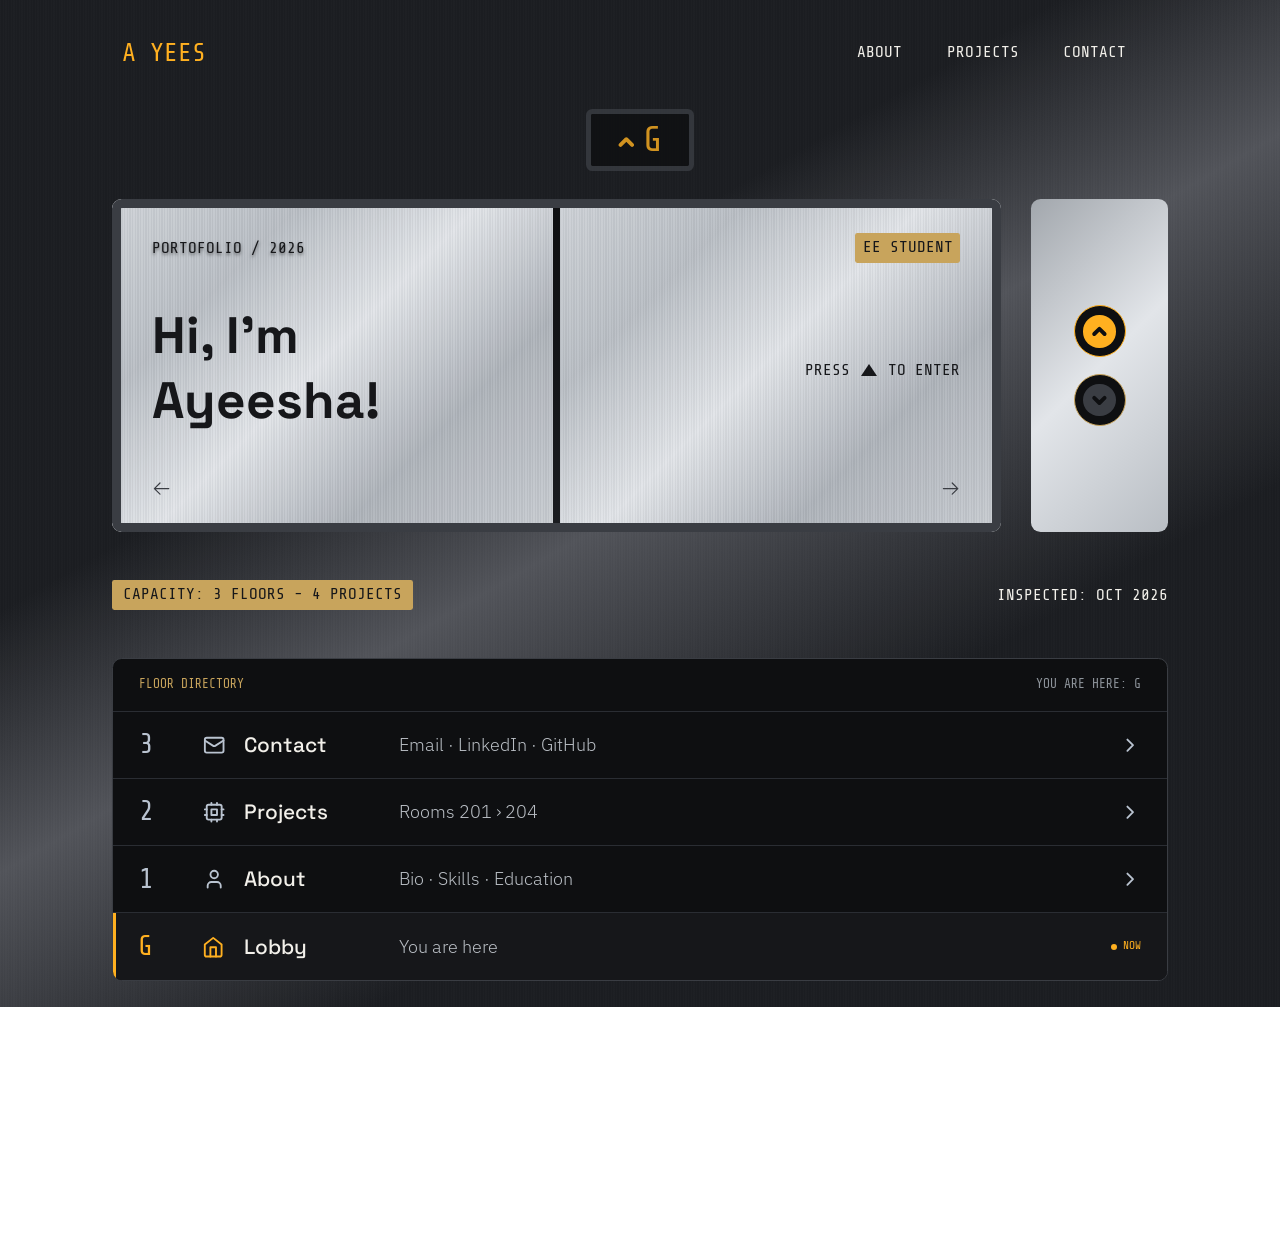
<file: index.html>
<!doctype html>
<html lang="en">
<head>
  <meta charset="utf-8">
  <meta name="viewport" content="width=device-width, initial-scale=1">
  <title>Ayeesha — Lobby</title>
  <meta name="description" content="Portfolio of Ayeesha, Electrical Engineering student. Take the lift to explore About, Projects and Contact.">
  <meta name="theme-color" content="#1b1d21">
  <link rel="icon" href="favicon.svg" type="image/svg+xml">
  <script>try{if(sessionStorage.getItem("lift-arriving"))document.documentElement.classList.add("arriving")}catch(e){}</script>
  <link rel="preconnect" href="https://fonts.googleapis.com">
  <link rel="preconnect" href="https://fonts.gstatic.com" crossorigin>
  <link href="https://fonts.googleapis.com/css2?family=IBM+Plex+Sans:wght@300;400&family=Share+Tech+Mono&family=Space+Grotesk:wght@500;700&display=swap" rel="stylesheet">
  <link rel="stylesheet" href="css/styles.css">
</head>
<body class="page pageHome" data-floor="G">
  <svg width="0" height="0" style="position:absolute" aria-hidden="true" focusable="false">
  <symbol id="iArrowLeft" viewBox="0 0 24 24"><path d="M21 12H3M10 5l-7 7 7 7"/></symbol>
  <symbol id="iArrowRight" viewBox="0 0 24 24"><path d="M3 12h18M14 5l7 7-7 7"/></symbol>
  <symbol id="iChevronUp" viewBox="0 0 24 24"><path d="m6 15 6-6 6 6"/></symbol>
  <symbol id="iChevronDown" viewBox="0 0 24 24"><path d="m6 9 6 6 6-6"/></symbol>
  <symbol id="iChevronRight" viewBox="0 0 24 24"><path d="m9 18 6-6-6-6"/></symbol>
  <symbol id="iMail" viewBox="0 0 24 24"><rect x="2" y="4" width="20" height="16" rx="2"/><path d="m22 7-8.97 5.7a1.94 1.94 0 0 1-2.06 0L2 7"/></symbol>
  <symbol id="iChip" viewBox="0 0 24 24"><rect x="4" y="4" width="16" height="16" rx="2"/><rect x="9" y="9" width="6" height="6"/><path d="M15 2v2M15 20v2M2 15h2M2 9h2M20 15h2M20 9h2M9 2v2M9 20v2"/></symbol>
  <symbol id="iUser" viewBox="0 0 24 24"><path d="M19 21v-2a4 4 0 0 0-4-4H9a4 4 0 0 0-4 4v2"/><circle cx="12" cy="7" r="4"/></symbol>
  <symbol id="iHome" viewBox="0 0 24 24"><path d="m3 9 9-7 9 7v11a2 2 0 0 1-2 2H5a2 2 0 0 1-2-2z"/><path d="M9 22V12h6v10"/></symbol>
  </svg>
  <div class="transition" aria-hidden="true">
    <span class="transitionDoor transitionDoorL"></span>
    <span class="transitionDoor transitionDoorR"></span>
  </div>

  <header class="siteHeader">
    <nav class="nav" aria-label="Primary">
      <a class="navLogo" href="index.html" data-lift aria-current="page">A YEES</a>
      <ul class="navMenu">
        <li><a href="about.html" data-lift>About</a></li>
        <li><a href="projects.html" data-lift>Projects</a></li>
        <li><a href="contact.html" data-lift>Contact</a></li>
      </ul>
    </nav>
  </header>

  <main class="stage">
    <div class="indicator" role="img" aria-label="Current floor: Ground">
      <div class="indicatorScreen">
        <svg class="icon indicatorArrow" viewBox="0 0 26 18" aria-hidden="true"><path d="m4 14 9-9 9 9"/></svg>
        <span class="indicatorFloor">G</span>
      </div>
    </div>

    <section class="lift" aria-label="Lift">
      <div class="doors" id="doors" title="Click to open or close the doors">
        <div class="door doorL">
          <p class="doorLabel">Portofolio / 2026</p>
          <h1 class="doorTitle">Hi, I’m Ayeesha!</h1>
          <svg class="icon doorArrow" width="24" height="24" aria-hidden="true" ><use href="#iArrowLeft"/></svg>
        </div>
        <div class="door doorR">
          <span class="tag doorTag">EE Student</span>
          <p class="doorPress">Press
            <svg viewBox="0 0 20 15" aria-label="up" role="img"><path d="M10 0 20 15H0Z"/></svg>
            to enter</p>
          <svg class="icon doorArrow" width="24" height="24" aria-hidden="true" ><use href="#iArrowRight"/></svg>
        </div>
        <div class="doorsFrame"></div>
      </div>
      
      <div class="panelButtons" role="group" aria-label="Lift buttons">
        <button class="liftBtn liftBtnUp" id="btnUp" data-target="about.html" aria-label="Go up to floor 1, About">
          <svg class="icon" width="26" height="26" aria-hidden="true" ><use href="#iChevronUp"/></svg>
        </button>
        <button class="liftBtn liftBtnDown" disabled aria-label="Go down (you are on the ground floor)">
          <svg class="icon" width="26" height="26" aria-hidden="true" ><use href="#iChevronDown"/></svg>
        </button>
      </div>
    </section>
    
    <div class="statusbar" style="margin-top:50px">
      <span class="tag">CAPACITY: 3 FLOORS - 4 PROJECTS</span>
      <span>INSPECTED: OCT 2026</span>
    </div>

    <nav class="directory" aria-label="Floor directory">
      <div class="directoryHead"><span>Floor directory</span><span>You are here: G</span></div>
      <a class="directoryRow" href="contact.html" data-lift aria-label="Floor 3: Contact">
        <span class="directoryNum">3</span>
        <svg class="icon" width="28" height="28" aria-hidden="true" ><use href="#iMail"/></svg>
        <span class="directoryName">Contact</span>
        <span class="directoryDesc">Email · LinkedIn · GitHub</span>
        <svg class="icon directoryChev" width="22" height="22" aria-hidden="true" ><use href="#iChevronRight"/></svg>
      </a>
      <a class="directoryRow" href="projects.html" data-lift aria-label="Floor 2: Projects">
        <span class="directoryNum">2</span>
        <svg class="icon" width="28" height="28" aria-hidden="true" ><use href="#iChip"/></svg>
        <span class="directoryName">Projects</span>
        <span class="directoryDesc">Rooms 201 › 204</span>
        <svg class="icon directoryChev" width="22" height="22" aria-hidden="true" ><use href="#iChevronRight"/></svg>
      </a>
      <a class="directoryRow" href="about.html" data-lift aria-label="Floor 1: About">
        <span class="directoryNum">1</span>
        <svg class="icon" width="28" height="28" aria-hidden="true" ><use href="#iUser"/></svg>
        <span class="directoryName">About</span>
        <span class="directoryDesc">Bio · Skills · Education</span>
        <svg class="icon directoryChev" width="22" height="22" aria-hidden="true" ><use href="#iChevronRight"/></svg>
      </a>
      <div class="directoryRow isHere" aria-current="location">
        <span class="directoryNum">G</span>
        <svg class="icon" width="28" height="28" aria-hidden="true" ><use href="#iHome"/></svg>
        <span class="directoryName">Lobby</span>
        <span class="directoryDesc">You are here</span>
        <span class="directoryNow">Now</span>
      </div>
    </nav>
  </main>

  <script src="js/main.js" defer></script>
</body>
</html>
</file>
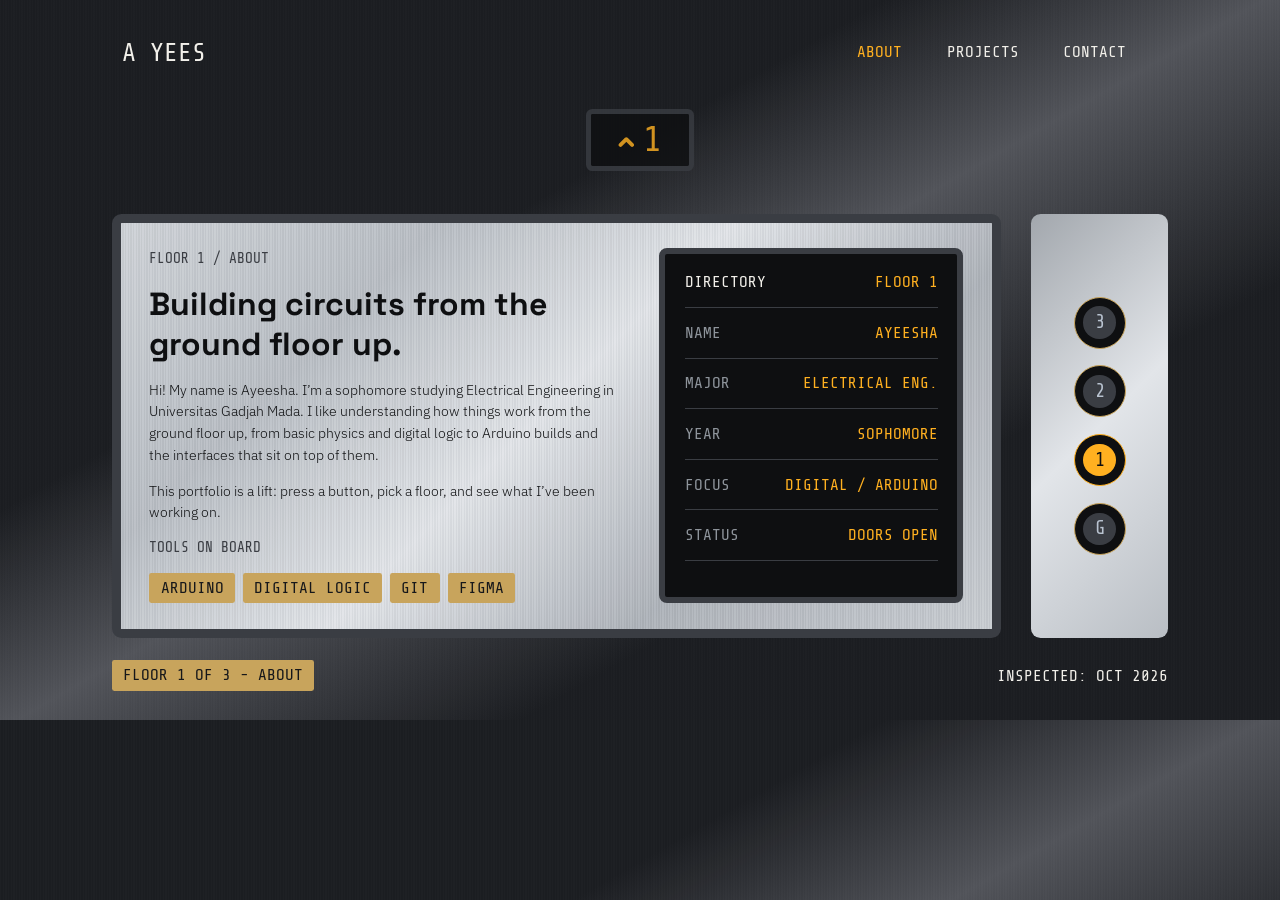
<file: about.html>
<!doctype html>
<html lang="en">
<head>
  <meta charset="utf-8">
  <meta name="viewport" content="width=device-width, initial-scale=1">
  <title>About — Ayeesha</title>
  <meta name="description" content="About Ayeesha, an Electrical Engineering student.">
  <meta name="theme-color" content="#1b1d21">
  <link rel="icon" href="favicon.svg" type="image/svg+xml">
  <script>try{if(sessionStorage.getItem("lift-arriving"))document.documentElement.classList.add("arriving")}catch(e){}</script>
  <link rel="preconnect" href="https://fonts.googleapis.com">
  <link rel="preconnect" href="https://fonts.gstatic.com" crossorigin>
  <link href="https://fonts.googleapis.com/css2?family=IBM+Plex+Sans:wght@300;400&family=Share+Tech+Mono&family=Space+Grotesk:wght@500;700&display=swap" rel="stylesheet">
  <link rel="stylesheet" href="css/styles.css">
</head>
<body class="page pageAbout" data-floor="1">
  <svg width="0" height="0" style="position:absolute" aria-hidden="true" focusable="false">
  <symbol id="iArrowLeft" viewBox="0 0 24 24"><path d="M21 12H3M10 5l-7 7 7 7"/></symbol>
  <symbol id="iArrowRight" viewBox="0 0 24 24"><path d="M3 12h18M14 5l7 7-7 7"/></symbol>
  <symbol id="iChevronUp" viewBox="0 0 24 24"><path d="m6 15 6-6 6 6"/></symbol>
  <symbol id="iChevronDown" viewBox="0 0 24 24"><path d="m6 9 6 6 6-6"/></symbol>
  <symbol id="iChevronRight" viewBox="0 0 24 24"><path d="m9 18 6-6-6-6"/></symbol>
  <symbol id="iMail" viewBox="0 0 24 24"><rect x="2" y="4" width="20" height="16" rx="2"/><path d="m22 7-8.97 5.7a1.94 1.94 0 0 1-2.06 0L2 7"/></symbol>
  <symbol id="iChip" viewBox="0 0 24 24"><rect x="4" y="4" width="16" height="16" rx="2"/><rect x="9" y="9" width="6" height="6"/><path d="M15 2v2M15 20v2M2 15h2M2 9h2M20 15h2M20 9h2M9 2v2M9 20v2"/></symbol>
  <symbol id="iUser" viewBox="0 0 24 24"><path d="M19 21v-2a4 4 0 0 0-4-4H9a4 4 0 0 0-4 4v2"/><circle cx="12" cy="7" r="4"/></symbol>
  <symbol id="iHome" viewBox="0 0 24 24"><path d="m3 9 9-7 9 7v11a2 2 0 0 1-2 2H5a2 2 0 0 1-2-2z"/><path d="M9 22V12h6v10"/></symbol>
</svg>
  <div class="transition" aria-hidden="true">
    <span class="transitionDoor transitionDoorL"></span>
    <span class="transitionDoor transitionDoorR"></span>
  </div>

  <header class="siteHeader">
    <nav class="nav" aria-label="Primary">
      <a class="navLogo" href="index.html" data-lift>A YEES</a>
      <ul class="navMenu">
        <li><a href="about.html" data-lift aria-current="page">About</a></li>
        <li><a href="projects.html" data-lift>Projects</a></li>
        <li><a href="contact.html" data-lift>Contact</a></li>
      </ul>
    </nav>
  </header>

  <main class="stage">
    <div class="indicator" role="img" aria-label="Current floor: 1, About">
      <div class="indicatorScreen">
        <svg class="icon indicatorArrow" viewBox="0 0 26 18" aria-hidden="true"><path d="m4 14 9-9 9 9"/></svg>
        <span class="indicatorFloor">1</span>
      </div>
    </div>

    <div class="lift">
      <section class="plate" aria-labelledby="aboutTitle">
        <div class="plateMain">
          <p class="label">Floor 1 / About</p>
          <h1 id="aboutTitle">Building circuits from the ground floor up.</h1>
          <p>Hi! My name is Ayeesha. I’m a sophomore studying Electrical Engineering in Universitas Gadjah Mada. I like understanding how things work from the ground floor up, from basic physics and digital logic to Arduino builds and the interfaces that sit on top of them.</p>
          <p>This portfolio is a lift: press a button, pick a floor, and see what I’ve been working on.</p>
          <p class="label">Tools on board</p>
          <ul class="chips">
            <li class="tag">Arduino</li>
            <li class="tag">Digital Logic</li>
            <li class="tag">Git</li>
            <li class="tag">Figma</li>
          </ul>
        </div>

        <aside class="plateAside" aria-label="Directory">
          <div class="asideHead"><span>Directory</span><span>Floor 1</span></div>
          <dl class="aside">
            <div class="asideRow"><dt>Name</dt><dd>Ayeesha</dd></div>
            <div class="asideRow"><dt>Major</dt><dd>Electrical Eng.</dd></div>
            <div class="asideRow"><dt>Year</dt><dd>Sophomore</dd></div>
            <div class="asideRow"><dt>Focus</dt><dd>Digital / Arduino</dd></div>
            <div class="asideRow"><dt>Status</dt><dd>Doors open</dd></div>
          </dl>
        </aside>
      </section>

      <nav class="panelButtons" aria-label="Lift floor buttons">
        <a class="floorBtn" href="contact.html"  data-lift aria-label="Floor 3, Contact">3</a>
        <a class="floorBtn" href="projects.html" data-lift aria-label="Floor 2, Projects">2</a>
        <a class="floorBtn" href="about.html"    data-lift aria-label="Floor 1, About" aria-current="page">1</a>
        <a class="floorBtn" href="index.html"    data-lift aria-label="Floor G, Lobby">G</a>
      </nav>
    </div>
    
    <div class="statusbar">
      <span class="tag">FLOOR 1 OF 3 - ABOUT</span>
      <span>INSPECTED: OCT 2026</span>
    </div>
  </main>

  <script src="js/main.js" defer></script>
</body>
</html>
</file>
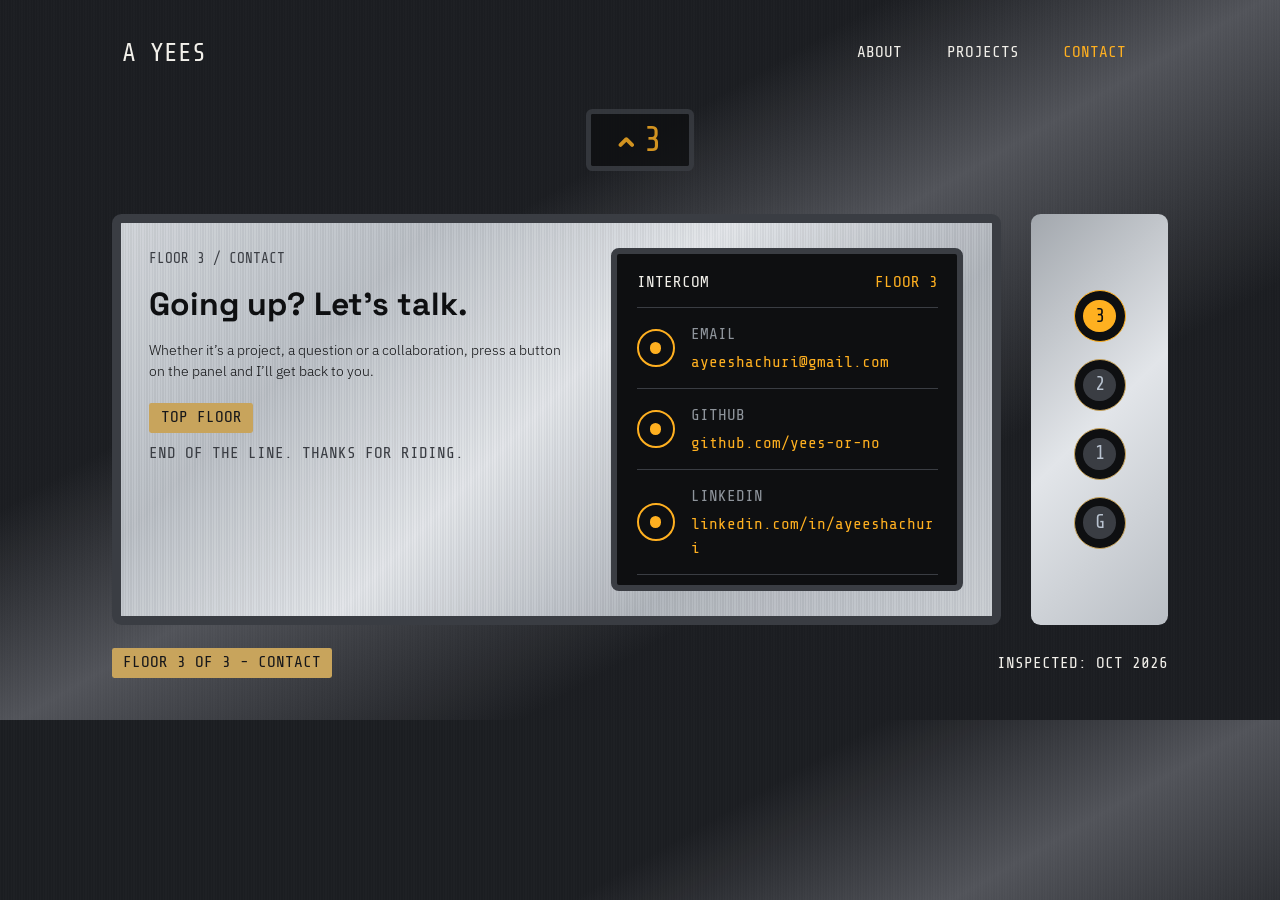
<file: contact.html>
<!doctype html>
<html lang="en">
<head>
  <meta charset="utf-8">
  <meta name="viewport" content="width=device-width, initial-scale=1">
  <title>Contact — Ayeesha</title>
  <meta name="description" content="Get in touch with Ayeesha.">
  <meta name="theme-color" content="#1b1d21">
  <link rel="icon" href="favicon.svg" type="image/svg+xml">
  <script>try{if(sessionStorage.getItem("lift-arriving"))document.documentElement.classList.add("arriving")}catch(e){}</script>
  <link rel="preconnect" href="https://fonts.googleapis.com">
  <link rel="preconnect" href="https://fonts.gstatic.com" crossorigin>
  <link href="https://fonts.googleapis.com/css2?family=IBM+Plex+Sans:wght@300;400&family=Share+Tech+Mono&family=Space+Grotesk:wght@500;700&display=swap" rel="stylesheet">
  <link rel="stylesheet" href="css/styles.css">
</head>
<body class="page pageContact" data-floor="3">
  <svg width="0" height="0" style="position:absolute" aria-hidden="true" focusable="false">
  <symbol id="iArrowLeft" viewBox="0 0 24 24"><path d="M21 12H3M10 5l-7 7 7 7"/></symbol>
  <symbol id="iArrowRight" viewBox="0 0 24 24"><path d="M3 12h18M14 5l7 7-7 7"/></symbol>
  <symbol id="iChevronUp" viewBox="0 0 24 24"><path d="m6 15 6-6 6 6"/></symbol>
  <symbol id="iChevronDown" viewBox="0 0 24 24"><path d="m6 9 6 6 6-6"/></symbol>
  <symbol id="iChevronRight" viewBox="0 0 24 24"><path d="m9 18 6-6-6-6"/></symbol>
  <symbol id="iMail" viewBox="0 0 24 24"><rect x="2" y="4" width="20" height="16" rx="2"/><path d="m22 7-8.97 5.7a1.94 1.94 0 0 1-2.06 0L2 7"/></symbol>
  <symbol id="iChip" viewBox="0 0 24 24"><rect x="4" y="4" width="16" height="16" rx="2"/><rect x="9" y="9" width="6" height="6"/><path d="M15 2v2M15 20v2M2 15h2M2 9h2M20 15h2M20 9h2M9 2v2M9 20v2"/></symbol>
  <symbol id="iUser" viewBox="0 0 24 24"><path d="M19 21v-2a4 4 0 0 0-4-4H9a4 4 0 0 0-4 4v2"/><circle cx="12" cy="7" r="4"/></symbol>
  <symbol id="iHome" viewBox="0 0 24 24"><path d="m3 9 9-7 9 7v11a2 2 0 0 1-2 2H5a2 2 0 0 1-2-2z"/><path d="M9 22V12h6v10"/></symbol>
</svg>
  <div class="transition" aria-hidden="true">
    <span class="transitionDoor transitionDoorL"></span>
    <span class="transitionDoor transitionDoorR"></span>
  </div>

  <header class="siteHeader">
    <nav class="nav" aria-label="Primary">
      <a class="navLogo" href="index.html" data-lift>A YEES</a>
      <ul class="navMenu">
        <li><a href="about.html" data-lift>About</a></li>
        <li><a href="projects.html" data-lift>Projects</a></li>
        <li><a href="contact.html" data-lift aria-current="page">Contact</a></li>
      </ul>
    </nav>
  </header>

  <main class="stage">
    <div class="indicator" role="img" aria-label="Current floor: 3, Contact">
      <div class="indicatorScreen">
        <svg class="icon indicatorArrow" viewBox="0 0 26 18" aria-hidden="true"><path d="m4 14 9-9 9 9"/></svg>
        <span class="indicatorFloor">3</span>
      </div>
    </div>

    <div class="lift">
      <section class="plate" aria-labelledby="contactTitle">
        <div class="plateMain">
          <p class="label">Floor 3 / Contact</p>
          <h1 id="contactTitle">Going up? Let’s talk.</h1>
          <p>Whether it’s a project, a question or a collaboration, press a button on the panel and I’ll get back to you.</p>
          <div class="topFloor">
            <span class="tag">Top floor</span>
            <span>End of the line. Thanks for riding.</span>
          </div>
        </div>

        <aside class="plateAside plateAsideWide" aria-label="Intercom">
          <div class="asideHead"><span>Intercom</span><span>Floor 3</span></div>
          <!-- TODO: replace the email and LinkedIn placeholders -->
          <a class="call" href="mailto:ayeeshachuri@gmail.com">
            <span class="callBtn" aria-hidden="true"></span>
            <span class="callText"><span class="callLabel">Email</span><span class="callValue">ayeeshachuri@gmail.com</span></span>
          </a>
          <a class="call" href="https://github.com/yees-or-no" target="_blank" rel="noopener">
            <span class="callBtn" aria-hidden="true"></span>
            <span class="callText"><span class="callLabel">GitHub</span><span class="callValue">github.com/yees-or-no</span></span>
          </a>
          <a class="call" href="https://www.linkedin.com/in/ayeeshachuri" target="_blank" rel="noopener">
            <span class="callBtn" aria-hidden="true"></span>
            <span class="callText"><span class="callLabel">LinkedIn</span><span class="callValue">linkedin.com/in/ayeeshachuri</span></span>
          </a>
        </aside>
      </section>

      <nav class="panelButtons" aria-label="Lift floor buttons">
        <a class="floorBtn" href="contact.html"  data-lift aria-label="Floor 3, Contact" aria-current="page">3</a>
        <a class="floorBtn" href="projects.html" data-lift aria-label="Floor 2, Projects">2</a>
        <a class="floorBtn" href="about.html"    data-lift aria-label="Floor 1, About" >1</a>
        <a class="floorBtn" href="index.html"    data-lift aria-label="Floor G, Lobby">G</a>
      </nav>
    </div>

    <div class="statusbar">
      <span class="tag">FLOOR 3 OF 3 - CONTACT</span>
      <span>INSPECTED: OCT 2026</span>
    </div>
  </main>

  <script src="js/main.js" defer></script>
</body>
</html>
</file>
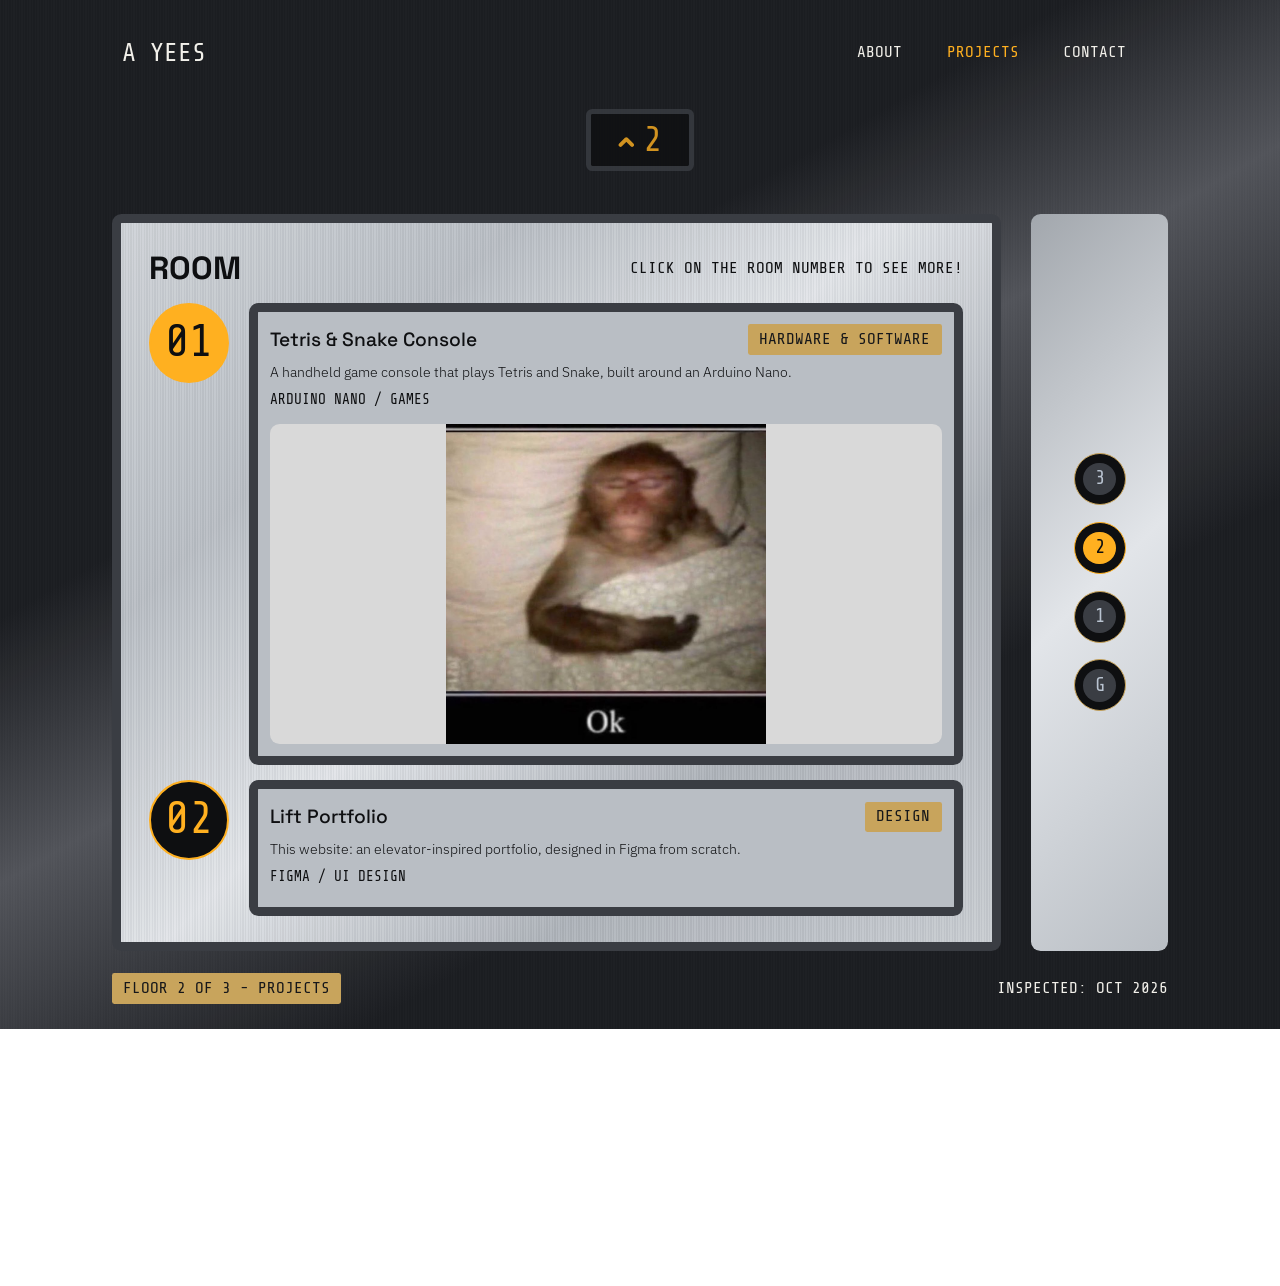
<file: projects.html>
<!doctype html>
<html lang="en">
<head>
  <meta charset="utf-8">
  <meta name="viewport" content="width=device-width, initial-scale=1">
  <title>Projects — Ayeesha</title>
  <meta name="description" content="Projects by Ayeesha: Arduino builds, design and coursework.">
  <meta name="theme-color" content="#1b1d21">
  <link rel="icon" href="favicon.svg" type="image/svg+xml">
  <script>try{if(sessionStorage.getItem("lift-arriving"))document.documentElement.classList.add("arriving")}catch(e){}</script>
  <link rel="preconnect" href="https://fonts.googleapis.com">
  <link rel="preconnect" href="https://fonts.gstatic.com" crossorigin>
  <link href="https://fonts.googleapis.com/css2?family=IBM+Plex+Sans:wght@300;400&family=Share+Tech+Mono&family=Space+Grotesk:wght@500;700&display=swap" rel="stylesheet">
  <link rel="stylesheet" href="css/styles.css">
</head>
<body class="page pageProjects" data-floor="2">
  <svg width="0" height="0" style="position:absolute" aria-hidden="true" focusable="false">
  <symbol id="iArrowLeft" viewBox="0 0 24 24"><path d="M21 12H3M10 5l-7 7 7 7"/></symbol>
  <symbol id="iArrowRight" viewBox="0 0 24 24"><path d="M3 12h18M14 5l7 7-7 7"/></symbol>
  <symbol id="iChevronUp" viewBox="0 0 24 24"><path d="m6 15 6-6 6 6"/></symbol>
  <symbol id="iChevronDown" viewBox="0 0 24 24"><path d="m6 9 6 6 6-6"/></symbol>
  <symbol id="iChevronRight" viewBox="0 0 24 24"><path d="m9 18 6-6-6-6"/></symbol>
  <symbol id="iMail" viewBox="0 0 24 24"><rect x="2" y="4" width="20" height="16" rx="2"/><path d="m22 7-8.97 5.7a1.94 1.94 0 0 1-2.06 0L2 7"/></symbol>
  <symbol id="iChip" viewBox="0 0 24 24"><rect x="4" y="4" width="16" height="16" rx="2"/><rect x="9" y="9" width="6" height="6"/><path d="M15 2v2M15 20v2M2 15h2M2 9h2M20 15h2M20 9h2M9 2v2M9 20v2"/></symbol>
  <symbol id="iUser" viewBox="0 0 24 24"><path d="M19 21v-2a4 4 0 0 0-4-4H9a4 4 0 0 0-4 4v2"/><circle cx="12" cy="7" r="4"/></symbol>
  <symbol id="iHome" viewBox="0 0 24 24"><path d="m3 9 9-7 9 7v11a2 2 0 0 1-2 2H5a2 2 0 0 1-2-2z"/><path d="M9 22V12h6v10"/></symbol>
</svg>
  <div class="transition" aria-hidden="true">
    <span class="transitionDoor transitionDoorL"></span>
    <span class="transitionDoor transitionDoorR"></span>
  </div>

  <header class="siteHeader">
    <nav class="nav" aria-label="Primary">
      <a class="navLogo" href="index.html" data-lift>A YEES</a>
      <ul class="navMenu">
        <li><a href="about.html" data-lift>About</a></li>
        <li><a href="projects.html" data-lift aria-current="page">Projects</a></li>
        <li><a href="contact.html" data-lift>Contact</a></li>
      </ul>
    </nav>
  </header>

  <main class="stage">
    <div class="indicator" role="img" aria-label="Current floor: 2, Projects">
      <div class="indicatorScreen">
        <svg class="icon indicatorArrow" viewBox="0 0 26 18" aria-hidden="true"><path d="m4 14 9-9 9 9"/></svg>
        <span class="indicatorFloor">2</span>
      </div>
    </div>

    <h1 class="srOnly">Projects</h1>
    <div class="lift">
      <section class="plate">
        <div class="plateMain">
          <section class="projects" aria-label="Projects">
            <div class="statusbar">
              <span>
                <h1 id="projectTitle">ROOM</h1>
              </span>
              <span>Click on the Room Number to see more!</span>
            </div>

            <article class="project isActive">
              <button class="projectNum" type="button" aria-expanded="true" aria-controls="media01" aria-label="Project 01: Bank Sampah Systems. Toggle image">01</button>
              <div class="projectCard">
                <div class="projectHead">
                  <h2 class="projectTitle">Tetris &amp; Snake Console</h2>
                  <span class="tag">HARDWARE & SOFTWARE</span>
                </div>
                <p class="projectDesc">A handheld game console that plays Tetris and Snake, built around an Arduino Nano.</p>
                <p class="projectStack">ARDUINO NANO / GAMES</p>
                <div class="projectMedia" id="media01">
                <div class="projectImage" role="img" aria-label="Tetris &amp; Snake Console preview" style="background-image:url('assets/projects/porto1.jpg')"></div>
              </div>
              </div>
            </article>
            <article class="project">
              <button
                class="projectNum"
                type="button"
                aria-expanded="false"
                aria-controls="media02"
                aria-label="Project 02: Lift Portfolio. Toggle image"
              >02</button>
              <div class="projectCard">
                <div class="projectHead">
                  <h2 class="projectTitle">Lift Portfolio</h2>
                  <span class="tag">DESIGN</span>
                </div>
                <p class="projectDesc">
                  This website: an elevator-inspired portfolio, designed in Figma from scratch.
                </p>
                <p class="projectStack">FIGMA / UI DESIGN</p>
                <div class="projectMedia" id="media02">
                  <div class="projectImage"
                    role="img"
                    aria-label="Lift Portfolio preview"
                    style="background-image:url('assets/projects/porto2.jpg')">
                  </div>
                </div>
              </div>
            </article>
        </section>
        </div>
      </section>
      <nav class="panelButtons" aria-label="Lift floor buttons">
        <a class="floorBtn" href="contact.html"  data-lift aria-label="Floor 3, Contact">3</a>
        <a class="floorBtn" href="projects.html" data-lift aria-label="Floor 2, Projects" aria-current="page">2</a>
        <a class="floorBtn" href="about.html"    data-lift aria-label="Floor 1, About" >1</a>
        <a class="floorBtn" href="index.html"    data-lift aria-label="Floor G, Lobby">G</a>
      </nav>
    </div>
    

    <div class="statusbar">
      <span class="tag">FLOOR 2 OF 3 - PROJECTS</span>
      <span>INSPECTED: OCT 2026</span>
    </div>
  </main>

  <script src="js/main.js" defer></script>
</body>
</html>
</file>
<file: css/styles.css>
:root {
  --bg: 
    repeating-linear-gradient(90deg, rgba(255, 255, 255, 0.01) 0 1px, rgba(0, 0, 0, 0.01) 1px 2px),
    linear-gradient(150deg, #1b1d21 35%, #52545a 50%, #1b1d21 70%);  
  --plate: #b9bec4;
  --plateLift: linear-gradient(135deg, #a2a7ad, #e2e5e9, #b9bec4);
  --steel: #3a3d43;
  --black: #0e0f11;
  --brass: #c8a45c;
  --amber: #ffb020;
  --paper: #f2f0ea;
  --grey: #8e949b;
  --ice: #b9c3d0;
  --line: #2a2d33;
  --ink: #16171a;
  --blackLift: linear-gradient(135deg, #0e0f11, #1b1d21);
  --silver:
    repeating-linear-gradient(90deg, rgba(255, 255, 255, 0.05) 0 1px, rgba(0, 0, 0, 0.035) 1px 2px),
    linear-gradient(135deg, #cfd3d8 0%, #b9bec4 25%, #e1e4e8 48%, #aeb3ba 72%, #c9cdd2 100%);

  --fontMono: "Share Tech Mono", ui-monospace, "SFMono-Regular", Menlo, monospace;
  --fontHead: "Space Grotesk", system-ui, -apple-system, "Segoe UI", sans-serif;
  --fontBody: "IBM Plex Sans", system-ui, -apple-system, "Segoe UI", sans-serif;

  --ease: cubic-bezier(0.65, 0, 0.35, 1);
}

*,
*::before,
*::after {
  box-sizing: border-box;
}

html {
  background: var(--bg);
  -webkit-text-size-adjust: 100%;
  zoom: 0.8;
}

body {
  margin: 0;
  min-height: 100vh;
  background: var(--bg);
  color: var(--paper);
  font-family: var(--fontBody);
  font-weight: 300;
  line-height: 1.5;
  overflow-x: hidden;
}

a {
  color: inherit;
  text-decoration: none;
}

h1,
h2,
h3,
p {
  margin: 0;
}

ul {
  margin: 0;
  padding: 0;
  list-style: none;
}

button {
  font: inherit;
  color: inherit;
  cursor: pointer;
}

:focus-visible {
  outline: 2px solid var(--amber);
  outline-offset: 3px;
}

.srOnly {
  position: absolute;
  width: 1px;
  height: 1px;
  overflow: hidden;
  clip: rect(0 0 0 0);
  white-space: nowrap;
}

svg.icon {
  fill: none;
  stroke: currentColor;
  stroke-width: 2;
  stroke-linecap: round;
  stroke-linejoin: round;
  flex: none;
}

/* Navbar */

.siteHeader {
  max-width: 1408px;
  margin: 0 auto;
  padding: 32px 16px 0;
}

.nav {
  display: flex;
  align-items: center;
  justify-content: space-between;
  gap: 24px;
  padding: 18px 40px;
  min-height: 36px;
}

.navLogo {
  font-family: var(--fontMono);
  font-size: 32px;
  line-height: 1;
  color: var(--paper);
  white-space: nowrap;
  transition: color 0.2s;
}

.navLogo:hover {
  color: var(--amber);
}

.navLogo[aria-current="page"] {
  color: var(--amber);
}

.navMenu {
  display: flex;
  align-items: center;
  gap: 56px;
  padding: 0 40px;
}

.navMenu a {
  font-family: var(--fontMono);
  font-size: 20px;
  line-height: 1.15;
  text-transform: uppercase;
  color: var(--paper);
  transition: color 0.2s;
}

.navMenu a:hover,
.navMenu a[aria-current="page"] {
  color: var(--amber);
}

/*  Stage / layout */

.stage {
  --stageGap: 28px;
  max-width: 1408px;
  margin: 0 auto;
  padding: 0 16px 32px;
  display: flex;
  flex-direction: column;
  align-items: center;
  gap: var(--stageGap);
}

.pageHome .stage {
  --stageGap: 10px;
}

/* Floor indicator */

.indicator {
  padding: 32px 0;
  margin-top: 14px;
  zoom: 0.8;
}

.indicatorScreen {
  width: 168px;
  height: 96px;
  display: flex;
  align-items: center;
  justify-content: center;
  gap: 14px;
  background: var(--black);
  border: 8px solid var(--steel);
  border-radius: 10px;
  color: var(--amber);
  opacity: 0.8;
}

svg.indicatorArrow {
  width: 26px;
  height: 18px;
  stroke-width: 6;
  margin-top: 4px;
}

.indicatorFloor {
  font-family: var(--fontMono);
  font-size: 56px;
  line-height: 1;
  min-width: 24px;
  text-align: center;
}

/* Shared bits: tag, status bar */

.tag {
  display: inline-flex;
  align-items: center;
  justify-content: center;
  padding: 8px 14px;
  background: var(--brass);
  border-radius: 3px;
  font-family: var(--fontMono);
  font-size: 20px;
  line-height: 1.1;
  text-transform: uppercase;
  color: var(--ink);
  white-space: nowrap;
}

.statusbar {
  width: 100%;
  max-width: 1321px;
  display: flex;
  align-items: center;
  justify-content: space-between;
  flex-wrap: wrap;
  gap: 12px;
  font-family: var(--fontMono);
  font-size: 20px;
  text-transform: uppercase;
}

.label {
  font-family: var(--fontMono);
  font-size: 20px;
  line-height: 1.15;
  text-transform: uppercase;
}

/* Home: lift */

.lift {
  width: 100%;
  max-width: 1321px;
  display: grid;
  grid-template-columns: minmax(0, 1fr) 172px;
  gap: 37px;
}

.doors {
  position: relative;
  height: 416px;
  border-radius: 12px;
  overflow: hidden;
  background: var(--black);
  cursor: pointer;
  user-select: none;
}

.door {
  position: absolute;
  top: 0;
  bottom: 0;
  width: 50%;
  background: var(--silver);
  color: var(--ink);
  transition: transform 0.7s var(--ease);
}

.doorL {
  left: 0;
}

.doorR {
  right: 0;
}

/* the black seam travels with each door */
.door::after {
  content: "";
  position: absolute;
  top: 0;
  bottom: 0;
  width: 4px;
  background: var(--blackLift);
}

.doorL::after {
  right: 0;
}

.doorR::after {
  left: 0;
}

.doors.isOpen .doorL {
  transform: translateX(-100%);
}

.doors.isOpen .doorR {
  transform: translateX(100%);
}

.doorsFrame {
  position: absolute;
  inset: 0;
  border: 12px solid var(--steel);
  border-radius: 12px;
  pointer-events: none;
}

.doorLabel {
  position: absolute;
  top: 51px;
  left: clamp(28px, 5vw, 50px);
  font-family: var(--fontMono);
  font-size: 20px;
  line-height: 1.1;
  text-transform: uppercase;
  text-shadow: 0 2px 4px rgba(0, 0, 0, 0.5);
}

.doorTitle {
  position: absolute;
  top: 130px;
  left: clamp(28px, 5vw, 50px);
  width: min(304px, 90%);
  font-family: var(--fontHead);
  font-weight: 700;
  font-size: clamp(40px, 5.2vw, 64px);
  line-height: normal;
  color:var(--ink);
}

svg.doorArrow {
  position: absolute;
  bottom: 42px;
  width: 24px;
  height: 24px;
  color: var(--steel);
  stroke-width: 1.5;
}

.doorL .doorArrow {
  left: clamp(28px, 5vw, 50px);
}

.doorR .doorArrow {
  right: clamp(28px, 5vw, 51px);
}

.doorTag {
  position: absolute;
  top: 42px;
  right: clamp(28px, 5vw, 51px);
  width: 132px;
  color: var(--ink);
}

.doorPress {
  position: absolute;
  top: 203px;
  right: clamp(28px, 5vw, 51px);
  display: flex;
  align-items: center;
  gap: 14px;
  font-family: var(--fontMono);
  font-size: 20px;
  line-height: 1.1;
  text-transform: uppercase;
  color: var(--ink);
  white-space: nowrap;
}

.doorPress svg {
  width: 20px;
  height: 15px;
  fill: var(--ink);
}

/* Up / down panel */

.panelButtons {
  display: flex;
  flex-direction: column;
  align-items: center;
  justify-content: center;
  gap: 21px;
  background: var(--plateLift);
  border-radius: 12px;
}

.liftBtn {
  position: relative;
  width: 65px;
  height: 65px;
  padding: 0;
  display: grid;
  place-items: center;
  border-radius: 50%;
  background: var(--black);
  border: 2px solid var(--amber);
  transition: transform 0.15s, filter 0.2s;
}

.liftBtn::before {
  content: "";
  position: absolute;
  inset: 11px;
  border-radius: 50%;
  background: var(--amber);
}

.liftBtn svg {
  position: relative;
  width: 26px;
  height: 26px;
  color: var(--black);
  stroke-width: 4.5;
}

.liftBtn:not(:disabled):hover {
  filter: brightness(1.12);
}

.liftBtn:not(:disabled):active {
  transform: scale(0.94);
}

.liftBtnDown {
  border-color: var(--brass);
}

.liftBtnDown::before {
  background: var(--steel);
}

.liftBtn:disabled {
  cursor: not-allowed;
}

.floorBtn {
  position: relative;
  z-index: 0;
  width: 65px;
  height: 65px;
  display: grid;
  place-items: center;
  border-radius: 50%;
  background: var(--black);
  border: 2px solid var(--brass);
  font-family: var(--fontMono);
  font-size: 24px;
  line-height: 1;
  color: var(--ice);
  transition: transform 0.15s, filter 0.2s;
}

.floorBtn::before {
  content: "";
  position: absolute;
  inset: 11px;
  z-index: -1;
  border-radius: 50%;
  background: var(--steel);
}

.floorBtn[aria-current="page"] {
  border-color: var(--amber);
  color: var(--black);
  cursor: default;
}

.floorBtn[aria-current="page"]::before {
  background: var(--amber);
}

.floorBtn:not([aria-current]):hover {
  filter: brightness(1.2);
}

.floorBtn:not([aria-current]):active {
  transform: scale(0.94);
}

/* content + button panel side by side */
.lift > .plate,
.lift > .projects {
  max-width: none;
}

@media (min-width: 1101px) {
  .lift .plateAside {
    width: 380px;
  }

  .lift .plateAsideWide {
    width: 440px;
  }
}

/* Home: floor directory */

.directory {
  width: 100%;
  max-width: 1320px;
  margin-top: 50px;
  background: var(--black);
  border: 2px solid var(--steel);
  border-radius: 12px;
  overflow: hidden;
}

.directoryHead {
  display: flex;
  align-items: center;
  justify-content: space-between;
  gap: 16px;
  padding: 20px 32px;
  border-bottom: 1px solid var(--line);
  font-family: var(--fontMono);
  font-size: 16px;
  text-transform: uppercase;
}

.directoryHead span:first-child {
  color: var(--brass);
}

.directoryHead span:last-child {
  color: var(--grey);
}

.directoryRow {
  display: grid;
  grid-template-columns: 56px 28px 170px minmax(0, 1fr) auto;
  align-items: center;
  gap: 24px;
  height: 84px;
  padding: 0 32px;
  border-bottom: 1px solid var(--line);
  transition: background 0.2s;
}

.directoryRow:last-child {
  border-bottom: 0;
}

a.directoryRow:hover {
  background: #15171a;
}

.directoryNum {
  font-family: var(--fontMono);
  font-size: 34px;
  line-height: 1;
  color: var(--ice);
}

.directoryRow .icon {
  width: 28px;
  height: 28px;
  color: var(--ice);
}

.directoryName {
  font-family: var(--fontHead);
  font-weight: 500;
  font-size: 26px;
  line-height: normal;
  color: var(--paper);
}

.directoryDesc {
  font-size: 22px;
  color: var(--plate);
}

.directoryChev {
  width: 22px;
  height: 22px;
  color: var(--grey);
  transition: transform 0.2s;
}

a.directoryRow:hover .directoryChev {
  transform: translateX(4px);
}

.directoryRow.isHere {
  padding-left: 28px;
  background: var(--ink);
  border-left: 4px solid var(--amber);
}

.directoryRow.isHere .directoryNum,
.directoryRow.isHere .icon {
  color: var(--amber);
}

.directoryNow {
  display: inline-flex;
  align-items: center;
  gap: 8px;
  font-family: var(--fontMono);
  font-size: 14px;
  text-transform: uppercase;
  color: var(--amber);
}

.directoryNow::before {
  content: "";
  width: 8px;
  height: 8px;
  border-radius: 50%;
  background: var(--amber);
}

/*  Plate panels (About / Contact) */

.plate {
  width: 100%;
  max-width: 1320px;
  display: flex;
  gap: 56px;
  padding: 32px 36px;
  background: var(--silver);
  border: 12px solid var(--steel);
  border-radius: 12px;
  color: var(--black);
}

.plateMain {
  flex: 1 1 0;
  min-width: 0;
  display: flex;
  flex-direction: column;
  align-items: flex-start;
  gap: 18px;
}

.plate .label {
  color: var(--steel);
}

.plate h1 {
  font-family: var(--fontHead);
  font-weight: 700;
  font-size: 40px;
  line-height: normal;
  color: var(--black);
}

.plate p {
  font-size: 18px;
  line-height: 1.5;
  color: var(--black);
}

.chips {
  display: flex;
  flex-wrap: wrap;
  gap: 10px;
}

.plateAside {
  flex: none;
  width: 440px;
  padding: 20px 24px 12px;
  background: var(--black);
  border: 8px solid var(--steel);
  border-radius: 10px;
  align-self: stretch;
}

.plateAsideWide {
  width: 520px;
}

.asideHead,
.asideRow {
  display: flex;
  align-items: center;
  justify-content: space-between;
  gap: 16px;
  font-family: var(--fontMono);
  font-size: 20px;
  text-transform: uppercase;
  border-bottom: 1px solid var(--steel);
}

.asideHead {
  padding-bottom: 16px;
  color: var(--paper);
}

.asideHead span:last-child {
  color: var(--amber);
}

.asideRow {
  padding: 16px 0;
}

.asideRow dt {
  color: var(--grey);
}

.asideRow dd {
  margin: 0;
  color: var(--amber);
  text-align: right;
}

dl.aside {
  margin: 0;
}

/* Contact intercom */

.call {
  display: flex;
  align-items: center;
  gap: 20px;
  padding: 18px 0;
  border-bottom: 1px solid var(--steel);
  transition: background 0.2s;
}

.callBtn {
  flex: none;
  width: 48px;
  height: 48px;
  display: grid;
  place-items: center;
  border: 3px solid var(--amber);
  border-radius: 50%;
  background: var(--black);
}

.callBtn::after {
  content: "";
  width: 14px;
  height: 14px;
  border-radius: 50%;
  background: var(--amber);
  transition: box-shadow 0.2s;
}

.call:hover .callBtn::after {
  box-shadow: 0 0 12px 3px rgba(255, 176, 32, 0.6);
}

.callText {
  display: flex;
  flex-direction: column;
  gap: 4px;
  min-width: 0;
  font-family: var(--fontMono);
  font-size: 20px;
  text-transform: none;
}

.callLabel {
  color: var(--grey);
  text-transform: uppercase;
}

.callValue {
  color: var(--amber);
  overflow-wrap: anywhere;
}

.topFloor {
  display: flex;
  flex-wrap: wrap;
  align-items: center;
  gap: 10px;
  padding-top: 8px;
}

.topFloor span:last-child {
  font-family: var(--fontMono);
  font-size: 20px;
  text-transform: uppercase;
  color: var(--steel);
}

/* Projects */

.projects {
  width: 100%;
  max-width: 1320px;
  display: flex;
  flex-direction: column;
  gap: 18px;
}

.project {
  display: flex;
  align-items: flex-start;
  gap: 24px;
  height: auto;
}

.projectNum {
  flex: none;
  width: 100px;
  height: 100px;
  padding: 0;
  display: grid;
  place-items: center;
  border: 3px solid var(--amber);
  border-radius: 50%;
  background: var(--black);
  color: var(--amber);
  font-family: var(--fontMono);
  font-size: 56px;
  line-height: 1;
  transition: background 0.3s, color 0.3s, transform 0.15s;
}

.projectNum:hover {
  transform: scale(1.04);
}

.project.isActive .projectNum {
  background: var(--amber);
  color: var(--black);
}

.projectCard {
  flex: 1 1 0;
  min-width: 0;
  height: auto;
  min-height: 0;
  display: flex;
  align-self: flex-start;
  flex-direction: column;
  justify-content: center;
  gap: 8px;
  padding: 16px;
  background: var(--plate);
  border: 12px solid var(--steel);
  border-radius: 12px;
  color: var(--black);
}

.projectHead {
  display: flex;
  align-items: center;
  justify-content: space-between;
  gap: 16px;
}

.projectTitle {
  font-family: var(--fontHead);
  font-weight: 500;
  font-size: 24px;
  line-height: normal;
  color: var(--black);
}

.projectDesc {
  flex: none;
  font-size: 18px;
  line-height: 1.5;
  color: var(--black);
  overflow: hidden;
  text-overflow: ellipsis;
  white-space: nowrap;
}

.projectStack {
  font-family: var(--fontMono);
  font-size: 20px;
  line-height: 1.1;
  text-transform: uppercase;
  color: var(--steel);
}

/* image slot: collapses to 0 width when inactive */
.projectMedia {
  max-height: 0;
  margin-top: 0;
  opacity: 0;
  overflow: hidden;

  transition:
    max-height 0.6s var(--ease),
    opacity 0.3s ease,
    margin-top 0.6s var(--ease);
}

.project.isActive .projectMedia {
  max-height: 2000px;
  margin-top: 8px;
  opacity: 1;
}

.projectImage {
  width: 100%;
  height: 400px;
  border-radius: 12px;
  background-color: #d9d9d9;
  background-size: contain;
  background-position: center;
  background-repeat: no-repeat;
}

/* Page transition (lift doors close, page changes, doors open) */

.transition {
  position: fixed;
  inset: 0;
  z-index: 100;
  pointer-events: none;
  overflow: hidden;
}

.transitionDoor {
  position: absolute;
  top: 0;
  bottom: 0;
  width: 50%;
  background: var(--silver);
  transition: transform 0.65s var(--ease);
}

.transitionDoorL {
  left: 0;
  transform: translateX(-100%);
  border-right: 4px solid #000;
}

.transitionDoorR {
  right: 0;
  transform: translateX(100%);
  border-left: 4px solid #000;
}

.transition.isClosing {
  pointer-events: all;
}

.transition.isClosing .transitionDoor {
  transform: none;
}

/* arriving from another page: start closed, then open */
html.arriving .transitionDoor {
  transform: none;
  transition: none;
}

/*   Responsive */

@media (max-width: 1100px) {
  .navMenu {
    gap: 32px;
    padding: 0;
  }

  .plate {
    flex-direction: column;
    gap: 36px;
  }

  .plateAside,
  .plateAsideWide {
    width: 100%;
  }

  .projectDesc {
    white-space: normal;
  }
}

@media (max-width: 900px) {
  .lift {
    grid-template-columns: 1fr;
    gap: 16px;
  }

  .panelButtons {
    flex-direction: row;
    height: 112px;
  }

  .doors {
    height: 380px;
  }

  .doorTitle {
    top: 110px;
  }

  .doorPress {
    top: 190px;
  }

  .doorArrow {
    bottom: 32px;
  }

  .directoryRow {
    grid-template-columns: 44px 28px minmax(0, 1fr) auto;
  }

  .directoryDesc {
    display: none;
  }

  .project {
    height: auto;
    flex-wrap: wrap;
    gap: 12px;
  }

  .projectCard {
    flex-basis: calc(100% - 112px);
    height: auto;
    min-height: 150px;
  }

  .projectMedia,
  .project.isActive .projectMedia {
    margin-left: 0;
  }

  .project.isActive .projectMedia {
    flex-basis: 100%;
    width: 100%;
    height: 200px;
  }

  .projectImage {
    width: 100%;
    height: 200px;
  }

  .projectMedia {
    height: 0;
  }

  .projectNum {
    width: 88px;
    height: 88px;
    font-size: 44px;
  }

  .projectHead {
    flex-direction: column-reverse;   
    align-items: flex-start;
    gap: 8px;
  }

  .projectHead .tag {
    white-space: normal;        
    text-align: left;
  }
}

@media (max-width: 640px) {
  .siteHeader {
    padding-top: 12px;
  }

  .nav {
    flex-direction: row;       
    flex-wrap: wrap;           
    justify-content: space-between;
    gap: 8px 12px;
    padding: 12px 8px;
  }

  .navLogo {
    font-size: 22px;
  }

  .navMenu {
    gap: 14px;
  }

  .navMenu a {
    font-size: 14px;
  }
  .stage {
    padding: 0 12px 24px;
  }

  .tag,
  .statusbar,
  .label,
  .doorLabel,
  .doorPress {
    font-size: 16px;
  }

  .plate {
    padding: 20px 14px;
    border-width: 8px;
  }

  .plate h1 {
    font-size: 32px;
  }

  .plateAside {
    padding: 16px;
  }

  .asideHead,
  .asideRow,
  .callText {
    font-size: 16px;
  }

  .doorLabel,
  .doorTitle {
    left: 32px;
  }

  .doorLabel {
    top: 44px;
    width: 110px;
    font-size: 14px;
  }

  .doorTitle {
    top: 118px;
    width: 110px;
    font-size: 24px;
  }

  .doorTag {
    top: 44px;
    right: 32px;
  }

  .doorPress {
    right: 32px;
    width: 100px;
    flex-wrap: wrap;           
    justify-content: flex-end;
    white-space: normal;
    text-align: right;
    gap: 6px;
  }

  .doorPress svg {
    flex: none;
  }

  svg.doorArrow {
    bottom: 32px;
  }

  .doorL svg.doorArrow {
    left: 32px;
  }

  .doorR svg.doorArrow {
    right: 32px;
  }

  .directoryHead {
    padding: 16px;
    font-size: 13px;
    white-space: nowrap;
  }

  .directoryName {
    font-size: 22px;
  }

  .directoryRow {
    padding: 0 16px;
    gap: 14px;
  }

  .directoryRow.isHere {
    padding-left: 12px;
  }

  .projectTitle {
    font-size: 20px;
  }

  .projectCard {
    padding: 6px 10px;
  }

  .projectStack {
    font-size: 16px;
  }
}

@media (prefers-reduced-motion: reduce) {
  *,
  *::before,
  *::after {
    transition-duration: 0.01ms !important;
    animation-duration: 0.01ms !important;
  }
}
</file>
